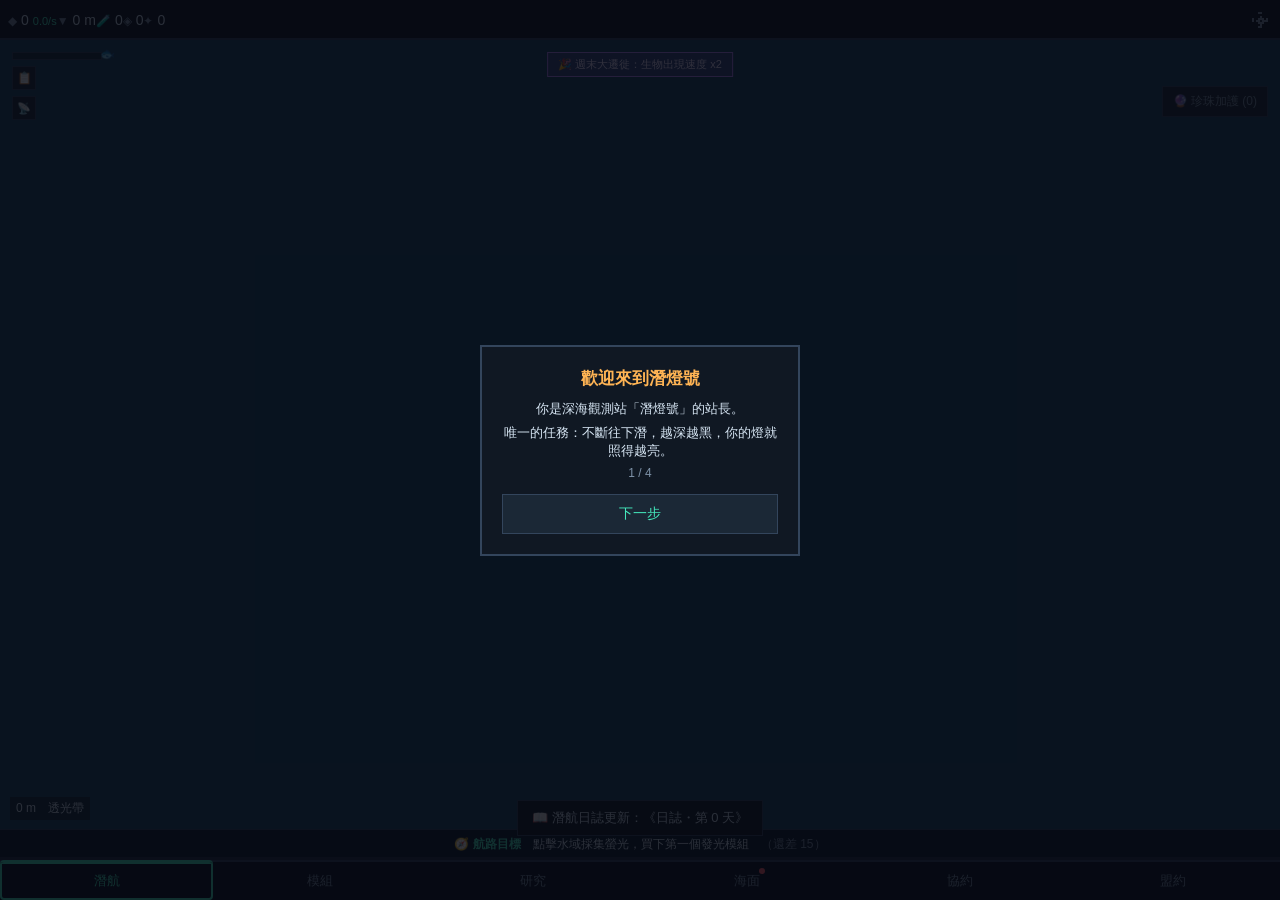
<file: index.html>
<!doctype html>
<html lang="zh-Hant">
<head>
<meta charset="UTF-8">
<meta name="viewport" content="width=device-width, initial-scale=1, maximum-scale=1, user-scalable=no, viewport-fit=cover">
<title>潛燈 DEEPLIGHT</title>
<meta name="description" content="深海放置掛機遊戲——你是深海觀測站的站長，唯一的目標是不斷往下潛。">
<meta name="theme-color" content="#050810">
<link rel="manifest" href="manifest.webmanifest">
<link rel="icon" href="icons/icon.svg" type="image/svg+xml">
<link rel="apple-touch-icon" href="icons/icon-maskable.svg">
<link rel="stylesheet" href="css/style.css">
</head>
<body>

<div id="topBar">
  <span class="topItem"><span class="topLabel">◆</span><span id="topGlow">0</span><span class="topSub" id="topGlowRate">0/s</span></span>
  <span class="topItem"><span class="topLabel">▼</span><span id="topDepth">0 m</span></span>
  <span class="topItem"><span class="topLabel">🧪</span><span id="topSamples">0</span></span>
  <span class="topItem"><span class="topLabel">◈</span><span id="topCores">0</span></span>
  <span class="topItem"><span class="topLabel">✦</span><span id="topPearls">0</span></span>
  <span class="topItem topBoostChip" id="topBoost" style="display:none"></span>
</div>

<div id="screens">
  <section id="screenDive" class="screen activeScreen"></section>
  <section id="screenModules" class="screen"></section>
  <section id="screenResearch" class="screen"></section>
  <section id="screenSurface" class="screen"></section>
  <section id="screenCovenant" class="screen"></section>
  <section id="screenPact" class="screen"></section>
</div>

<nav id="bottomNav">
  <button class="navBtn navActive" data-screen="dive">潛航</button>
  <button class="navBtn" data-screen="modules">模組</button>
  <button class="navBtn" data-screen="research">研究</button>
  <button class="navBtn" data-screen="surface">海面</button>
  <button class="navBtn" data-screen="covenant">協約</button>
  <button class="navBtn" data-screen="pact">盟約</button>
</nav>

<div id="toastBox"></div>
<div id="modalOverlay" class="modalOverlay"></div>

<script src="src/utils/namespace.js"></script>
<script src="src/utils/mathUtils.js"></script>
<script src="src/utils/timeUtils.js"></script>
<script src="src/utils/domUtils.js"></script>

<script src="src/data/palette.js"></script>
<script src="src/data/balance.js"></script>
<script src="src/data/sprites.js"></script>
<script src="src/data/hullSkinDefs.js"></script>
<script src="src/data/zoneDefs.js"></script>
<script src="src/data/moduleDefs.js"></script>
<script src="src/data/researchDefs.js"></script>
<script src="src/data/refitDefs.js"></script>
<script src="src/data/sigilDefs.js"></script>
<script src="src/data/pactDefs.js"></script>
<script src="src/data/creatureDefs.js"></script>
<script src="src/data/achievementDefs.js"></script>
<script src="src/data/milestoneDefs.js"></script>
<script src="src/data/questDefs.js"></script>
<script src="src/data/beginnerQuestDefs.js"></script>
<script src="src/data/goldenBuffDefs.js"></script>
<script src="src/data/compendiumDefs.js"></script>
<script src="src/data/logDefs.js"></script>
<script src="src/data/ambientFlavorDefs.js"></script>
<script src="src/data/signalDefs.js"></script>

<script src="src/models/SaveGame.js"></script>

<script src="src/systems/saveSystem.js"></script>
<script src="src/systems/eventLogSystem.js"></script>
<script src="src/systems/economySystem.js"></script>
<script src="src/systems/descentSystem.js"></script>
<script src="src/systems/creatureSystem.js"></script>
<script src="src/systems/researchSystem.js"></script>
<script src="src/systems/prestigeSystem.js"></script>
<script src="src/systems/covenantSystem.js"></script>
<script src="src/systems/pactSystem.js"></script>
<script src="src/systems/hintSystem.js"></script>
<script src="src/systems/offlineSystem.js"></script>
<script src="src/systems/achievementSystem.js"></script>
<script src="src/systems/milestoneSystem.js"></script>
<script src="src/systems/audioSystem.js"></script>
<script src="src/systems/dailySystem.js"></script>
<script src="src/systems/questSystem.js"></script>
<script src="src/systems/beginnerQuestSystem.js"></script>
<script src="src/systems/eventSystem.js"></script>
<script src="src/systems/goldenCreatureSystem.js"></script>
<script src="src/systems/signalSystem.js"></script>
<script src="src/systems/logSystem.js"></script>
<script src="src/systems/voyageGoalSystem.js"></script>
<script src="src/systems/gameLoopSystem.js"></script>

<script src="src/ui/pixelRenderer.js"></script>
<script src="src/ui/fx.js"></script>
<script src="src/ui/toast.js"></script>
<script src="src/ui/modals.js"></script>
<script src="src/ui/settingsModal.js"></script>
<script src="src/ui/compendiumModal.js"></script>
<script src="src/ui/bestiaryDetailModal.js"></script>
<script src="src/ui/eventLogModal.js"></script>
<script src="src/ui/captainLogModal.js"></script>
<script src="src/ui/signalDecodeModal.js"></script>
<script src="src/ui/prestigeCalculatorModal.js"></script>
<script src="src/ui/moduleDetailModal.js"></script>
<script src="src/ui/nodeDetailModal.js"></script>
<script src="src/ui/topBar.js"></script>
<script src="src/ui/bottomNav.js"></script>
<script src="src/ui/diveScreen.js"></script>
<script src="src/ui/modulesScreen.js"></script>
<script src="src/ui/researchScreen.js"></script>
<script src="src/ui/shareCard.js"></script>
<script src="src/ui/surfaceScreen.js"></script>
<script src="src/ui/covenantScreen.js"></script>
<script src="src/ui/pactScreen.js"></script>
<script src="src/ui/bootstrap.js"></script>

</body>
</html>
</file>
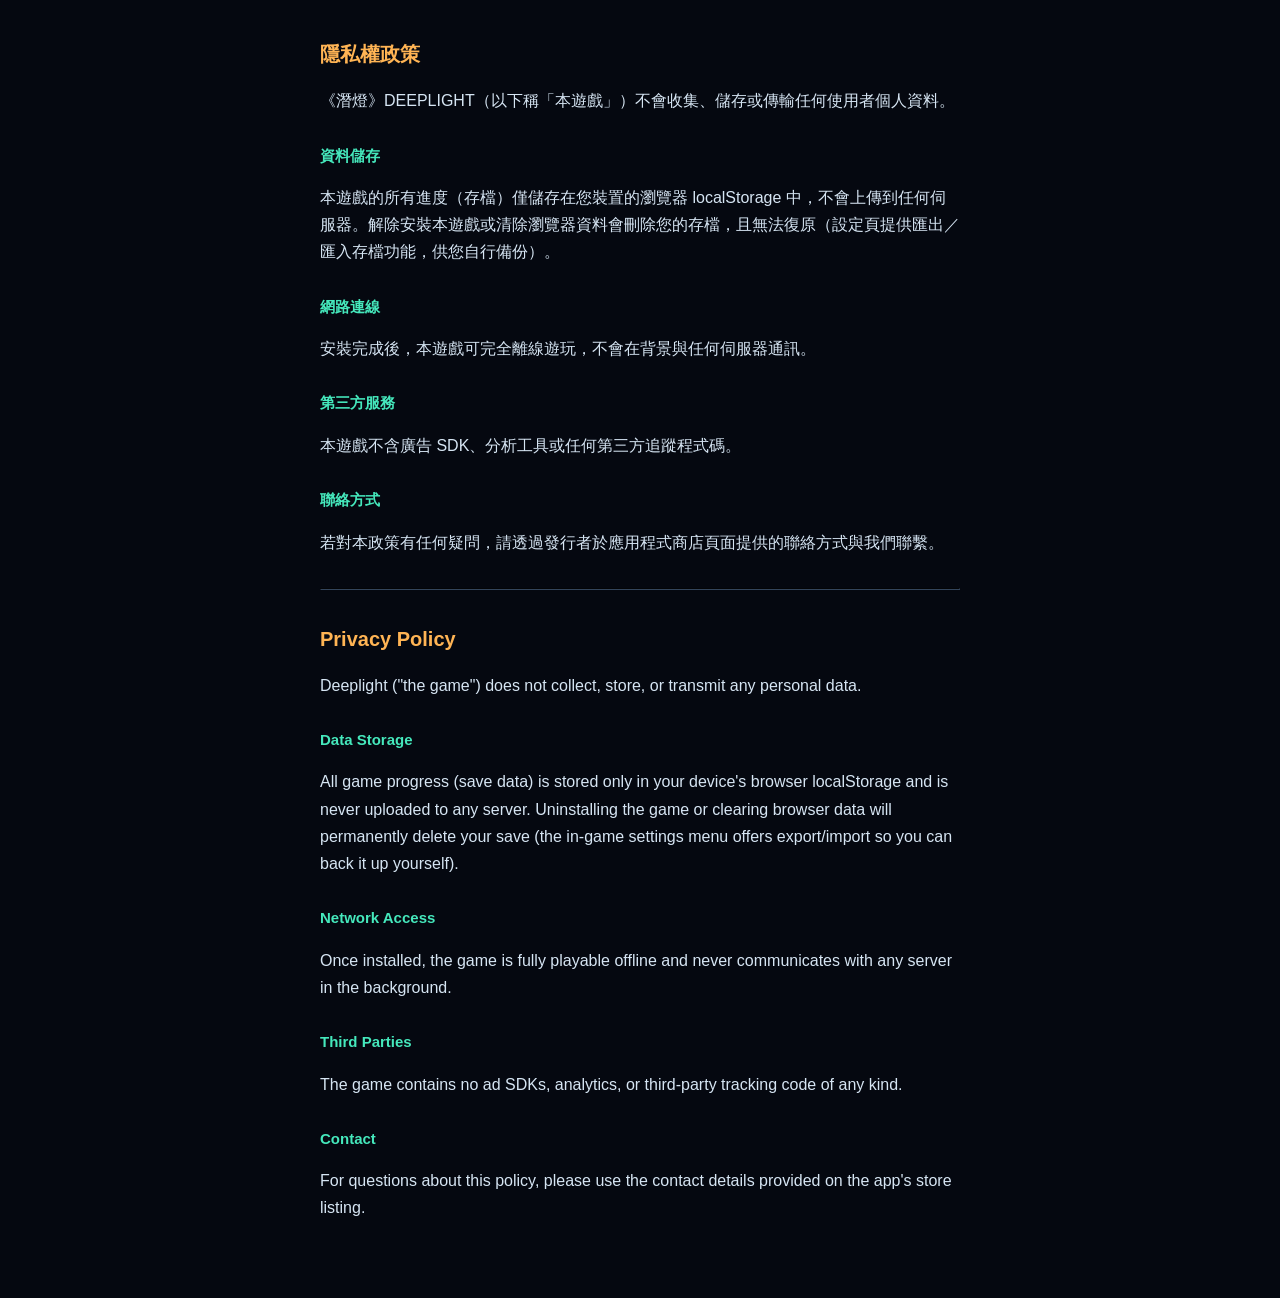
<file: privacy.html>
<!doctype html>
<html lang="zh-Hant">
<head>
<meta charset="UTF-8">
<meta name="viewport" content="width=device-width, initial-scale=1">
<title>隱私權政策 / Privacy Policy — 潛燈 DEEPLIGHT</title>
<style>
  body { font-family: -apple-system, BlinkMacSystemFont, "PingFang TC", "Microsoft JhengHei", sans-serif; background: #050810; color: #D6E5F3; max-width: 640px; margin: 0 auto; padding: 24px 20px 60px; line-height: 1.7; }
  h1 { color: #FFB454; font-size: 20px; }
  h2 { color: #45E8BC; font-size: 15px; margin-top: 28px; }
  a { color: #45E8BC; }
</style>
</head>
<body>
  <h1>隱私權政策</h1>
  <p>《潛燈》DEEPLIGHT（以下稱「本遊戲」）不會收集、儲存或傳輸任何使用者個人資料。</p>
  <h2>資料儲存</h2>
  <p>本遊戲的所有進度（存檔）僅儲存在您裝置的瀏覽器 localStorage 中，不會上傳到任何伺服器。解除安裝本遊戲或清除瀏覽器資料會刪除您的存檔，且無法復原（設定頁提供匯出／匯入存檔功能，供您自行備份）。</p>
  <h2>網路連線</h2>
  <p>安裝完成後，本遊戲可完全離線遊玩，不會在背景與任何伺服器通訊。</p>
  <h2>第三方服務</h2>
  <p>本遊戲不含廣告 SDK、分析工具或任何第三方追蹤程式碼。</p>
  <h2>聯絡方式</h2>
  <p>若對本政策有任何疑問，請透過發行者於應用程式商店頁面提供的聯絡方式與我們聯繫。</p>

  <hr style="border-color:#33455C; margin: 32px 0;">

  <h1>Privacy Policy</h1>
  <p>Deeplight ("the game") does not collect, store, or transmit any personal data.</p>
  <h2>Data Storage</h2>
  <p>All game progress (save data) is stored only in your device's browser localStorage and is never uploaded to any server. Uninstalling the game or clearing browser data will permanently delete your save (the in-game settings menu offers export/import so you can back it up yourself).</p>
  <h2>Network Access</h2>
  <p>Once installed, the game is fully playable offline and never communicates with any server in the background.</p>
  <h2>Third Parties</h2>
  <p>The game contains no ad SDKs, analytics, or third-party tracking code of any kind.</p>
  <h2>Contact</h2>
  <p>For questions about this policy, please use the contact details provided on the app's store listing.</p>
</body>
</html>
</file>
<file: css/style.css>
/* ============================================================================
 * style.css — 《潛燈》DEEPLIGHT 全域樣式。色盤對應 src/data/palette.js。
 * ==========================================================================*/

* { box-sizing: border-box; -webkit-tap-highlight-color: transparent; user-select: none; }

html, body {
  margin: 0; padding: 0; height: 100%;
  background: #050810;
  color: #D6E5F3;
  font-family: -apple-system, BlinkMacSystemFont, "PingFang TC", "Microsoft JhengHei", sans-serif;
  overflow: hidden;
}

body { display: flex; flex-direction: column; height: 100dvh; }

.pixelIcon { image-rendering: pixelated; image-rendering: crisp-edges; display: block; }

.spriteAnimWrap { position: relative; }
.spriteAnimWrap .pixelIcon { position: absolute; top: 0; left: 0; }
.spriteFrame1 { animation: spriteFlicker 0.6s steps(1, end) infinite; }
@keyframes spriteFlicker { 0%, 49.9% { opacity: 0; } 50%, 100% { opacity: 1; } }

/* ---------------------------------------------------------------------- */
/* 頂欄                                                                     */
/* ---------------------------------------------------------------------- */
#topBar {
  flex: 0 0 auto;
  display: flex;
  justify-content: space-around;
  align-items: center;
  padding: 10px 8px calc(8px + env(safe-area-inset-top));
  background: #101823;
  border-bottom: 2px solid #33455C;
  font-size: 14px;
}
.topItem { display: flex; align-items: baseline; gap: 4px; }
.topLabel { color: #7E92A8; font-size: 12px; }
.topSub { color: #45E8BC; font-size: 11px; }

/* ---------------------------------------------------------------------- */
/* 分頁容器                                                                 */
/* ---------------------------------------------------------------------- */
#screens { flex: 1 1 auto; position: relative; overflow: hidden; }
.screen { position: absolute; inset: 0; display: none; overflow-y: auto; -webkit-overflow-scrolling: touch; }
.screen.activeScreen { display: block; }

/* ---------------------------------------------------------------------- */
/* 潛航畫面                                                                 */
/* ---------------------------------------------------------------------- */
.diveScene {
  position: relative;
  width: 100%; height: 100%;
  background: #1B4965;
  overflow: hidden;
  transition: background 0.6s ease;
}

.oceanSnow {
  position: absolute; top: -6px; width: 2px; height: 2px; background: #9ADCF0;
  opacity: 0.5;
  animation-name: snowFall;
  animation-timing-function: linear;
  animation-iteration-count: infinite;
}
@keyframes snowFall { from { transform: translateY(-10px); opacity: 0.6; } to { transform: translateY(70vh); opacity: 0; } }

.haloWrap { position: absolute; left: 50%; top: 52%; width: 0; height: 0; }
.haloRing {
  position: absolute; left: 0; top: 0;
  border: 2px solid #45E8BC;
  opacity: 0.18;
}
.haloRing1 { opacity: 0.12; }
.haloRing2 { opacity: 0.07; }

.hullWrap {
  position: absolute; left: 50%; top: 50%;
  transform: translate(-50%, -50%);
  animation: hullBob 2.4s ease-in-out infinite;
  z-index: 3;
}
@keyframes hullBob { 0%, 100% { transform: translate(-50%, -50%) translateY(0); } 50% { transform: translate(-50%, -50%) translateY(4px); } }

.creatureSprite {
  position: absolute;
  z-index: 4;
  cursor: pointer;
  filter: drop-shadow(0 0 2px rgba(0,0,0,0.5));
}
.creatureSprite.creatureRare { filter: drop-shadow(0 0 6px #B784FF); }

.tapParticle {
  position: absolute;
  color: #B8FFE9;
  font-size: 13px;
  font-weight: bold;
  pointer-events: none;
  animation: tapFloat 0.9s ease-out forwards;
  z-index: 5;
}
@keyframes tapFloat { from { transform: translateY(0); opacity: 1; } to { transform: translateY(-30px); opacity: 0; } }

.pendingBadge {
  position: absolute; top: 12px; right: 12px;
  background: #1B2836; border: 2px solid #33455C;
  padding: 4px 8px; font-size: 13px; color: #FFB454;
  z-index: 6; display: none;
}

.gateBtn {
  display: none;
  position: absolute; left: 50%; bottom: 18%;
  transform: translateX(-50%);
  background: #1B2836; color: #7E92A8;
  border: 2px solid #33455C;
  padding: 10px 16px; font-size: 14px;
  z-index: 6;
}
.gateBtn.gateBtnReady { color: #F2C14E; border-color: #F2C14E; }

.depthLabel {
  position: absolute; left: 10px; bottom: 40px;
  font-size: 12px; color: #D6E5F3;
  background: rgba(16,24,35,0.6);
  padding: 3px 6px;
  z-index: 6;
}

/* 航路目標：底部常駐橫幅，是玩家「接下來要幹嘛」的常態指引，所以固定貼底、
 * 整條寬、半透明壓在場景上，不遮擋中央的水域點擊區與上方漂過的生物。 */
.voyageGoal {
  position: absolute; left: 0; right: 0; bottom: 0; z-index: 6;
  background: rgba(10,18,32,0.82); border-top: 1px solid #33455C;
  padding: 6px 10px 8px; text-align: center;
}
.voyageGoalText { font-size: 12px; color: #D6E5F3; line-height: 1.35; }
.voyageGoalText .goalPrefix { color: #45E8BC; font-weight: bold; }
.voyageGoalText .goalProg { color: #7E92A8; }
.voyageGoalBar { position: absolute; left: 0; right: 0; bottom: 0; height: 3px; background: rgba(51,69,92,0.5); }
.voyageGoalFill { height: 100%; background: #45E8BC; width: 0%; transition: width 0.3s linear; }
.voyageGoal.goalAdvanced { animation: goalFlash 0.9s ease; }
@keyframes goalFlash { 0% { background: rgba(69,232,188,0.35); } 100% { background: rgba(10,18,32,0.82); } }
body.highContrast .voyageGoalText { color: #FFFFFF; }
body.highContrast .voyageGoalText .goalProg { color: #B8C6D6; }

/* ---------------------------------------------------------------------- */
/* 通用面板（模組／研究／海面分頁共用）                                       */
/* ---------------------------------------------------------------------- */
.panel { background: #101823; border: 1px solid #33455C; margin: 10px; padding: 10px; }
.panelTitle { font-size: 15px; font-weight: bold; color: #FFB454; margin-bottom: 8px; }
.subHint { font-size: 12px; color: #7E92A8; margin-top: 4px; }
.lockedHint { font-size: 12px; color: #FF5C69; margin-top: 6px; }
.maxedHint { font-size: 12px; color: #7E92A8; }

button { font-family: inherit; border: none; cursor: pointer; }

.smallBtn {
  background: #1B2836; color: #45E8BC; border: 1px solid #33455C !important;
  padding: 6px 10px; font-size: 13px; white-space: nowrap;
}
.smallBtn.disabled { color: #7E92A8; }
.dangerBtn { color: #FF5C69; }

.ballastRow { display: flex; justify-content: space-between; align-items: center; font-size: 13px; }

.moduleRow { display: flex; align-items: center; gap: 8px; padding: 6px 0; border-bottom: 1px solid #1B2836; }
.moduleInfoWrap { flex: 1; display: flex; align-items: center; gap: 8px; cursor: pointer; }
.moduleInfo { flex: 1; }
.moduleName { font-size: 13px; }
.moduleSub { font-size: 11px; color: #7E92A8; }
.moduleUpgradeRow { display: flex; justify-content: space-between; align-items: center; font-size: 12px; color: #B784FF; padding: 2px 0 6px 32px; }
.moduleUpgradeHint { font-size: 11px; color: #7E92A8; padding: 0 0 6px 32px; }
.moduleLockedHint { font-size: 12px; color: #7E92A8; padding: 6px 0; }

.researchRow, .refitRow, .achRow { padding: 6px 0; border-bottom: 1px solid #1B2836; display: flex; flex-wrap: wrap; align-items: center; gap: 6px; }
.researchRow.researchDone, .refitRow.refitOwned, .achRow.achDone { opacity: 0.55; }
.researchName, .refitName { font-size: 13px; flex: 0 0 auto; margin-right: 6px; }
.researchName.tapDetail, .refitName.tapDetail { cursor: pointer; }
.researchDesc, .refitDesc, .achDesc { font-size: 11px; color: #7E92A8; flex: 1 1 auto; }

.bestiaryGrid { display: grid; grid-template-columns: repeat(4, 1fr); gap: 6px; margin-top: 6px; }
.bestiaryCell { background: #1B2836; border: 1px solid #33455C; padding: 6px; text-align: center; }
.bestiaryCell.bestiaryUnknown { opacity: 0.4; }
.bestiaryUnknownMark { font-size: 24px; color: #33455C; padding: 12px 0; }
.bestiaryName { font-size: 10px; margin-top: 2px; }
.bestiarySeen { font-size: 9px; color: #7E92A8; }

.prestigeBtn {
  width: 100%; padding: 12px; margin-top: 8px;
  background: #1B2836; color: #B784FF; border: 2px solid #B784FF !important; font-size: 15px;
}
.prestigeBtn.disabled { color: #7E92A8; border-color: #33455C !important; }

/* ---------------------------------------------------------------------- */
/* 底部導覽                                                                 */
/* ---------------------------------------------------------------------- */
#bottomNav {
  flex: 0 0 auto;
  display: flex;
  background: #0A1220;
  border-top: 2px solid #33455C;
  padding-bottom: env(safe-area-inset-bottom);
}
.navBtn {
  flex: 1 1 0;
  background: none; color: #7E92A8;
  padding: 10px 0; font-size: 13px;
}
.navBtn.navActive { color: #45E8BC; border-top: 2px solid #45E8BC; margin-top: -2px; }
.navBtn.navTutorialHighlight { color: #45E8BC; box-shadow: inset 0 0 0 2px #45E8BC; border-radius: 4px; }
.navBtn.navTutorialHighlight.navTutorialPulse { animation: navTutorialPulse 1.2s ease-in-out infinite; }
@keyframes navTutorialPulse { 0%, 100% { box-shadow: inset 0 0 0 2px #45E8BC; } 50% { box-shadow: inset 0 0 0 2px #45E8BC, 0 0 8px 2px #45E8BC; } }

/* ---------------------------------------------------------------------- */
/* Toast                                                                    */
/* ---------------------------------------------------------------------- */
#toastBox {
  position: fixed; left: 0; right: 0; bottom: 64px;
  display: flex; flex-direction: column; align-items: center; gap: 6px;
  pointer-events: none; z-index: 50;
}
.toastMsg {
  background: rgba(16,24,35,0.92); border: 1px solid #33455C;
  color: #D6E5F3; font-size: 13px; padding: 8px 14px;
  opacity: 0; transform: translateY(8px);
  transition: opacity 0.25s, transform 0.25s;
}
.toastMsg.toastShow { opacity: 1; transform: translateY(0); }

/* ---------------------------------------------------------------------- */
/* 彈窗                                                                     */
/* ---------------------------------------------------------------------- */
.modalOverlay {
  display: none;
  position: fixed; inset: 0;
  background: rgba(5,8,16,0.82);
  align-items: center; justify-content: center;
  z-index: 100;
}
.modalBox {
  background: #101823; border: 2px solid #33455C;
  padding: 20px; width: min(320px, 86vw);
  text-align: center;
}
.modalTitle { font-size: 17px; font-weight: bold; color: #FFB454; margin-bottom: 10px; }
.modalLine { font-size: 13px; margin: 6px 0; color: #D6E5F3; }
.modalHighlight { color: #45E8BC; }
.offlineGoalLine { margin-top: 12px; padding-top: 10px; border-top: 1px solid #33455C; color: #FFB454; font-size: 13px; }
.zoneReachedKicker { color: #45E8BC; font-size: 12px; letter-spacing: 3px; margin-bottom: 2px; }
.zoneReachedName { font-size: 26px; margin-bottom: 6px; }
.zoneReachedFlavor { color: #7E92A8; font-size: 12px; font-style: italic; margin-top: 10px; }
.discoveryIconWrap { display: flex; justify-content: center; margin: 10px 0; }
.discoveryName { font-size: 15px; color: #B784FF; }
.modalBtn {
  margin-top: 14px; width: 100%; padding: 10px;
  background: #1B2836; color: #45E8BC; border: 1px solid #33455C !important; font-size: 14px;
}

/* ---------------------------------------------------------------------- */
/* 頂欄：齒輪按鈕、加護倒數                                                  */
/* ---------------------------------------------------------------------- */
.gearBtn {
  background: none; border: none !important; padding: 2px 4px; margin-left: auto;
  display: flex; align-items: center;
}
.topBoostChip {
  color: #F2C14E; font-size: 11px; background: rgba(242,193,78,0.12);
  padding: 2px 6px; border-radius: 2px;
}

/* ---------------------------------------------------------------------- */
/* 數字彈出 / 像素粒子 / 畫面震動（fx.js）                                    */
/* ---------------------------------------------------------------------- */
.popNum {
  position: absolute;
  color: #B8FFE9;
  font-size: 13px;
  font-weight: bold;
  pointer-events: none;
  transform: translate(-50%, -50%);
  animation: popNumFloat 0.75s ease-out forwards;
  z-index: 7;
  text-shadow: 0 1px 2px rgba(0,0,0,0.6);
}
.popNum.popBig { font-size: 16px; color: #FFB454; }
.popNum.popRare { font-size: 16px; color: #B784FF; }
@keyframes popNumFloat {
  0% { transform: translate(-50%, -50%) scale(1.25); opacity: 1; }
  100% { transform: translate(-50%, -50%) translateY(-36px) scale(1); opacity: 0; }
}

.fxParticle {
  position: absolute;
  width: 3px; height: 3px;
  pointer-events: none;
  z-index: 6;
  transform: translate(-50%, -50%);
  animation: fxParticleFly 0.6s ease-out forwards;
}
@keyframes fxParticleFly {
  0% { transform: translate(-50%, -50%) translate(0, 0); opacity: 1; }
  100% { transform: translate(-50%, -50%) translate(var(--dx), var(--dy)); opacity: 0; }
}

@keyframes fxShakeKeyframes {
  0%, 100% { transform: translate(0, 0); }
  25% { transform: translate(calc(var(--shakeAmt) * -1), calc(var(--shakeAmt) * 0.6)); }
  50% { transform: translate(var(--shakeAmt), calc(var(--shakeAmt) * -0.6)); }
  75% { transform: translate(calc(var(--shakeAmt) * -0.6), var(--shakeAmt)); }
}
.fxShake { animation: fxShakeKeyframes 0.25s linear; }

.btnPop { animation: btnPopKeyframes 0.14s ease-out; }
@keyframes btnPopKeyframes {
  0% { transform: scale(0.94); }
  100% { transform: scale(1); }
}

/* ---------------------------------------------------------------------- */
/* 誘光進度條 / 珍珠加護按鈕                                                 */
/* ---------------------------------------------------------------------- */
.lureWrap {
  position: absolute; left: 12px; top: 12px; width: 90px; height: 8px;
  background: rgba(16,24,35,0.6); border: 1px solid #33455C;
  z-index: 6; overflow: visible;
}
.lureFill { height: 100%; background: #45E8BC; width: 0%; transition: width 0.2s linear; }
.lureIcon { position: absolute; right: -14px; top: -6px; font-size: 12px; }

.pearlBoostBtn {
  position: absolute; right: 12px; top: 46px;
  background: #1B2836; color: #B784FF; border: 1px solid #33455C !important;
  padding: 6px 10px; font-size: 12px; z-index: 6;
}
.pearlBoostBtn.boostActive { color: #F2C14E; border-color: #F2C14E !important; }
.pearlBoostBtn.disabled { color: #7E92A8; }

/* ---------------------------------------------------------------------- */
/* 模組頁：批量購買切換                                                      */
/* ---------------------------------------------------------------------- */
.panelTitleRow { display: flex; align-items: center; justify-content: space-between; }
.qtyToggle { display: flex; gap: 4px; }
.qtyBtn { background: #1B2836; color: #7E92A8; border: 1px solid #33455C !important; padding: 4px 8px; font-size: 11px; }
.qtyBtn.qtyActive { color: #45E8BC; border-color: #45E8BC !important; border-bottom-width: 3px !important; font-weight: bold; }

/* ---------------------------------------------------------------------- */
/* 每日簽到                                                                  */
/* ---------------------------------------------------------------------- */
.dailyGrid { display: grid; grid-template-columns: repeat(4, 1fr); gap: 6px; margin: 8px 0; }
.dailyCell { background: #1B2836; border: 1px solid #33455C; padding: 6px 4px; text-align: center; }
.dailyCell.dailyToday { border-color: #F2C14E; }
.dailyCell.dailyPast { opacity: 0.5; }
.dailyDay { font-size: 10px; color: #7E92A8; }
.dailyLabel { font-size: 10px; margin-top: 2px; }

/* 潛燈外觀（hull skin）選擇格 */
.skinGrid { display: grid; grid-template-columns: repeat(3, 1fr); gap: 6px; margin-top: 8px; }
.skinCell { background: #1B2836; border: 1px solid #33455C; padding: 6px 4px; text-align: center; cursor: pointer; }
.skinCell .pixelIcon { image-rendering: pixelated; }
.skinCell.skinSelected { border-color: #F2C14E; }
.skinCell.skinLocked { opacity: 0.5; cursor: default; }
.skinName { font-size: 11px; margin-top: 4px; color: #D6E5F3; }
.skinHint { font-size: 9px; margin-top: 2px; color: #7E92A8; }
.skinCell.skinSelected .skinHint { color: #F2C14E; }

/* ---------------------------------------------------------------------- */
/* 底部導覽：紅點提示                                                        */
/* ---------------------------------------------------------------------- */
.navBtn { position: relative; }
.navBtn.navHasBadge::after {
  content: ''; position: absolute; top: 6px; right: calc(50% - 18px);
  width: 6px; height: 6px; border-radius: 50%; background: #FF5C69;
}

/* ---------------------------------------------------------------------- */
/* 設定彈窗                                                                  */
/* ---------------------------------------------------------------------- */
.settingsBox { max-height: 82vh; overflow-y: auto; }
.settingsRow { display: flex; justify-content: space-between; align-items: center; padding: 6px 0; border-bottom: 1px solid #1B2836; }
.settingsLabel { font-size: 13px; }
.toggleBtn { background: #1B2836; color: #7E92A8; border: 1px solid #33455C !important; padding: 4px 14px; font-size: 12px; }
.toggleBtn.toggleOn { color: #45E8BC; border-color: #45E8BC !important; }
.settingsSep { height: 1px; background: #1B2836; margin: 10px 0; }
.settingsSectionLabel { font-size: 11px; color: #7E92A8; text-transform: uppercase; margin-bottom: 4px; }
.settingsFullBtn { width: 100%; padding: 9px; margin-top: 8px; }
.settingsTextarea {
  width: 100%; min-height: 70px; margin-top: 8px; padding: 6px;
  background: #0A1220; color: #D6E5F3; border: 1px solid #33455C; font-size: 11px;
  font-family: monospace; resize: vertical;
}
.settingsSliderRow { flex-direction: column; align-items: stretch; gap: 4px; }
.settingsSliderWrap { display: flex; align-items: center; gap: 8px; }
.settingsSlider { flex: 1 1 auto; accent-color: #45E8BC; }
.settingsSliderValue { font-size: 11px; color: #7E92A8; width: 34px; text-align: right; }

/* ---------------------------------------------------------------------- */
/* 高對比模式：加深文字對比、加粗邊框，方便弱視/強光環境閱讀                       */
/* ---------------------------------------------------------------------- */
body.highContrast { color: #FFFFFF; }
body.highContrast .topLabel, body.highContrast .subHint, body.highContrast .moduleSub,
body.highContrast .researchDesc, body.highContrast .refitDesc, body.highContrast .achDesc,
body.highContrast .bestiarySeen, body.highContrast .dailyDay { color: #B8C6D6; }
body.highContrast .panel, body.highContrast .modalBox { border-width: 2px; }
body.highContrast .smallBtn, body.highContrast .modalBtn, body.highContrast .qtyBtn { border-width: 2px !important; }

/* ---------------------------------------------------------------------- */
/* 文字大小：用 zoom 縮放整個畫面（含版面），這款遊戲目標環境是 Chromium 系
 * WebView/TWA，zoom 支援度足夠，比逐條改 font-size 安全太多。                */
/* ---------------------------------------------------------------------- */
body.textScaleLarge { zoom: 1.15; }
body.textScaleXLarge { zoom: 1.3; }

/* ---------------------------------------------------------------------- */
/* 每日任務入口＋清單                                                        */
/* ---------------------------------------------------------------------- */
.questBtn {
  position: absolute; left: 12px; top: 26px;
  background: #1B2836; color: #FFB454; border: 1px solid #33455C !important;
  width: 24px; height: 24px; font-size: 12px; line-height: 1; z-index: 6;
  display: flex; align-items: center; justify-content: center;
}
.questBtn.hasBadge::after {
  content: ''; position: absolute; top: -2px; right: -2px;
  width: 8px; height: 8px; border-radius: 50%; background: #FF5C69;
}
.questRow { padding: 8px 0; border-bottom: 1px solid #1B2836; text-align: left; }
.questRow.questClaimed { opacity: 0.5; }
.questLabel { font-size: 12px; margin-bottom: 4px; }
.questBarWrap { height: 6px; background: #0A1220; border: 1px solid #33455C; margin-bottom: 6px; }
.questBarFill { height: 100%; background: #FFB454; transition: width 0.2s linear; }

/* ---------------------------------------------------------------------- */
/* 聲納脈衝                                                                  */
/* ---------------------------------------------------------------------- */
.sonarBtn {
  position: absolute; left: 12px; top: 56px;
  background: #1B2836; color: #45E8BC; border: 1px solid #33455C !important;
  min-width: 24px; height: 24px; padding: 0 4px; font-size: 11px; line-height: 1; z-index: 6;
  display: flex; align-items: center; justify-content: center;
}
.sonarBtn.disabled { color: #7E92A8; }

/* ---------------------------------------------------------------------- */
/* 週末活動橫幅                                                              */
/* ---------------------------------------------------------------------- */
.weekendBanner {
  position: absolute; left: 50%; top: 12px; transform: translateX(-50%) translateY(-140%);
  background: rgba(178,61,255,0.18); border: 1px solid #B784FF; color: #EFE3FF;
  padding: 4px 10px; font-size: 11px; white-space: nowrap; z-index: 6;
  opacity: 0; transition: opacity 0.3s, transform 0.3s;
}
.weekendBanner.weekendBannerShow { opacity: 1; transform: translateX(-50%) translateY(0); }

/* ---------------------------------------------------------------------- */
/* 環境觀測記錄                                                              */
/* ---------------------------------------------------------------------- */
.diveFlavorLine {
  position: absolute; left: 50%; bottom: 96px; transform: translateX(-50%) translateY(8px);
  max-width: 86%; text-align: center; color: #7E92A8; font-size: 11px; font-style: italic;
  z-index: 4; opacity: 0; transition: opacity 0.6s, transform 0.6s; pointer-events: none;
}
.diveFlavorLine.diveFlavorShow { opacity: 1; transform: translateX(-50%) translateY(0); }

/* ---------------------------------------------------------------------- */
/* 金燈魚                                                                    */
/* ---------------------------------------------------------------------- */
.creatureSprite.creatureGolden { filter: drop-shadow(0 0 8px #F2C14E); }
.goldenChoiceBtn { color: #F2C14E; border-color: #F2C14E !important; }

/* ---------------------------------------------------------------------- */
/* 深淵訊號殘片                                                              */
/* ---------------------------------------------------------------------- */
.creatureSprite.creatureSignal { filter: drop-shadow(0 0 8px #B784FF); animation: signalGlitch 1.6s steps(6, end) infinite; }
@keyframes signalGlitch { 0%, 100% { opacity: 1; } 42% { opacity: 1; } 45% { opacity: 0.35; } 48% { opacity: 1; } 70% { opacity: 0.6; } 73% { opacity: 1; } }
.signalFragmentText { font-family: monospace; font-style: italic; color: #B784FF; line-height: 1.6; }

/* ---------------------------------------------------------------------- */
/* 協約分頁：印記樹分支標題                                                   */
/* ---------------------------------------------------------------------- */
.sigilBranchTitle { display: flex; align-items: center; gap: 8px; font-size: 15px; font-weight: bold; color: #FFB454; }

/* ---------------------------------------------------------------------- */
/* 圖鑑星級                                                                  */
/* ---------------------------------------------------------------------- */
.bestiaryStars { font-size: 10px; color: #F2C14E; margin-top: 2px; }
.bestiaryCell:not(.bestiaryUnknown) { cursor: pointer; }
.bestiaryLore { text-align: left; margin-top: 10px; padding-top: 10px; border-top: 1px solid #1B2836; color: #B8C6D6; }

/* ---------------------------------------------------------------------- */
/* 潛航紀錄（里程碑）                                                        */
/* ---------------------------------------------------------------------- */
.milestoneList { max-height: 240px; overflow-y: auto; margin-top: 6px; }

/* ---------------------------------------------------------------------- */
/* 遊戲說明彈窗                                                              */
/* ---------------------------------------------------------------------- */
.compendiumBox { max-height: 82vh; display: flex; flex-direction: column; }
.compendiumScroll { overflow-y: auto; text-align: left; margin: 6px 0; }
.compendiumSection { margin-bottom: 14px; }
.compendiumSectionTitle { font-size: 14px; font-weight: bold; color: #45E8BC; margin-bottom: 4px; }
.compendiumLine { font-size: 12px; color: #D6E5F3; margin-bottom: 4px; line-height: 1.5; }

/* ---------------------------------------------------------------------- */
/* 事件紀錄彈窗                                                              */
/* ---------------------------------------------------------------------- */
.eventLogRow { padding: 6px 0; border-bottom: 1px solid #1B2836; text-align: left; }
.eventLogTime { font-size: 10px; color: #7E92A8; }
.eventLogMessage { font-size: 12px; color: #D6E5F3; margin-top: 2px; }

/* ---------------------------------------------------------------------- */
/* 轉生試算彈窗                                                              */
/* ---------------------------------------------------------------------- */
.calcSectionTitle { margin-top: 10px; }
.calcRow { display: flex; justify-content: space-between; padding: 3px 0; font-size: 12px; }
.calcRowLabel { color: #B8C6D6; }
.calcRowValue { color: #45E8BC; font-weight: bold; white-space: nowrap; margin-left: 10px; }
</file>
